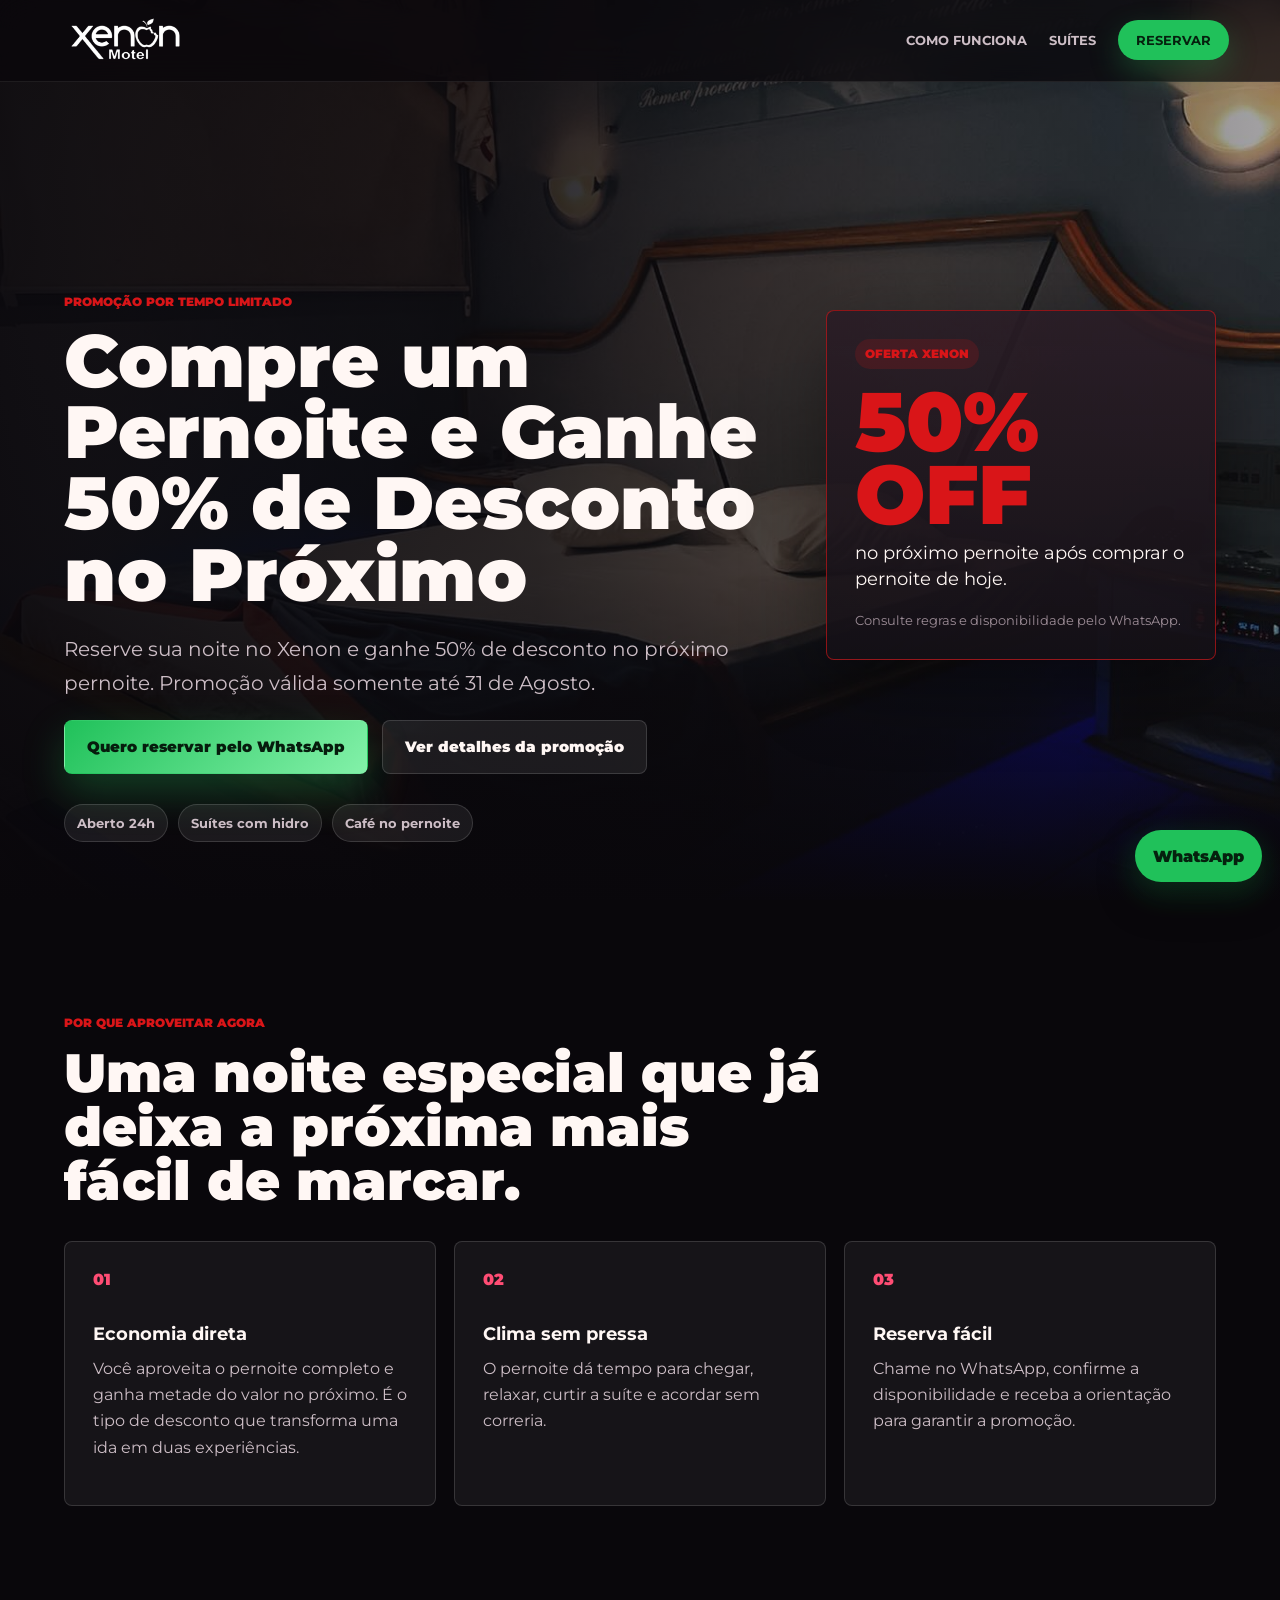
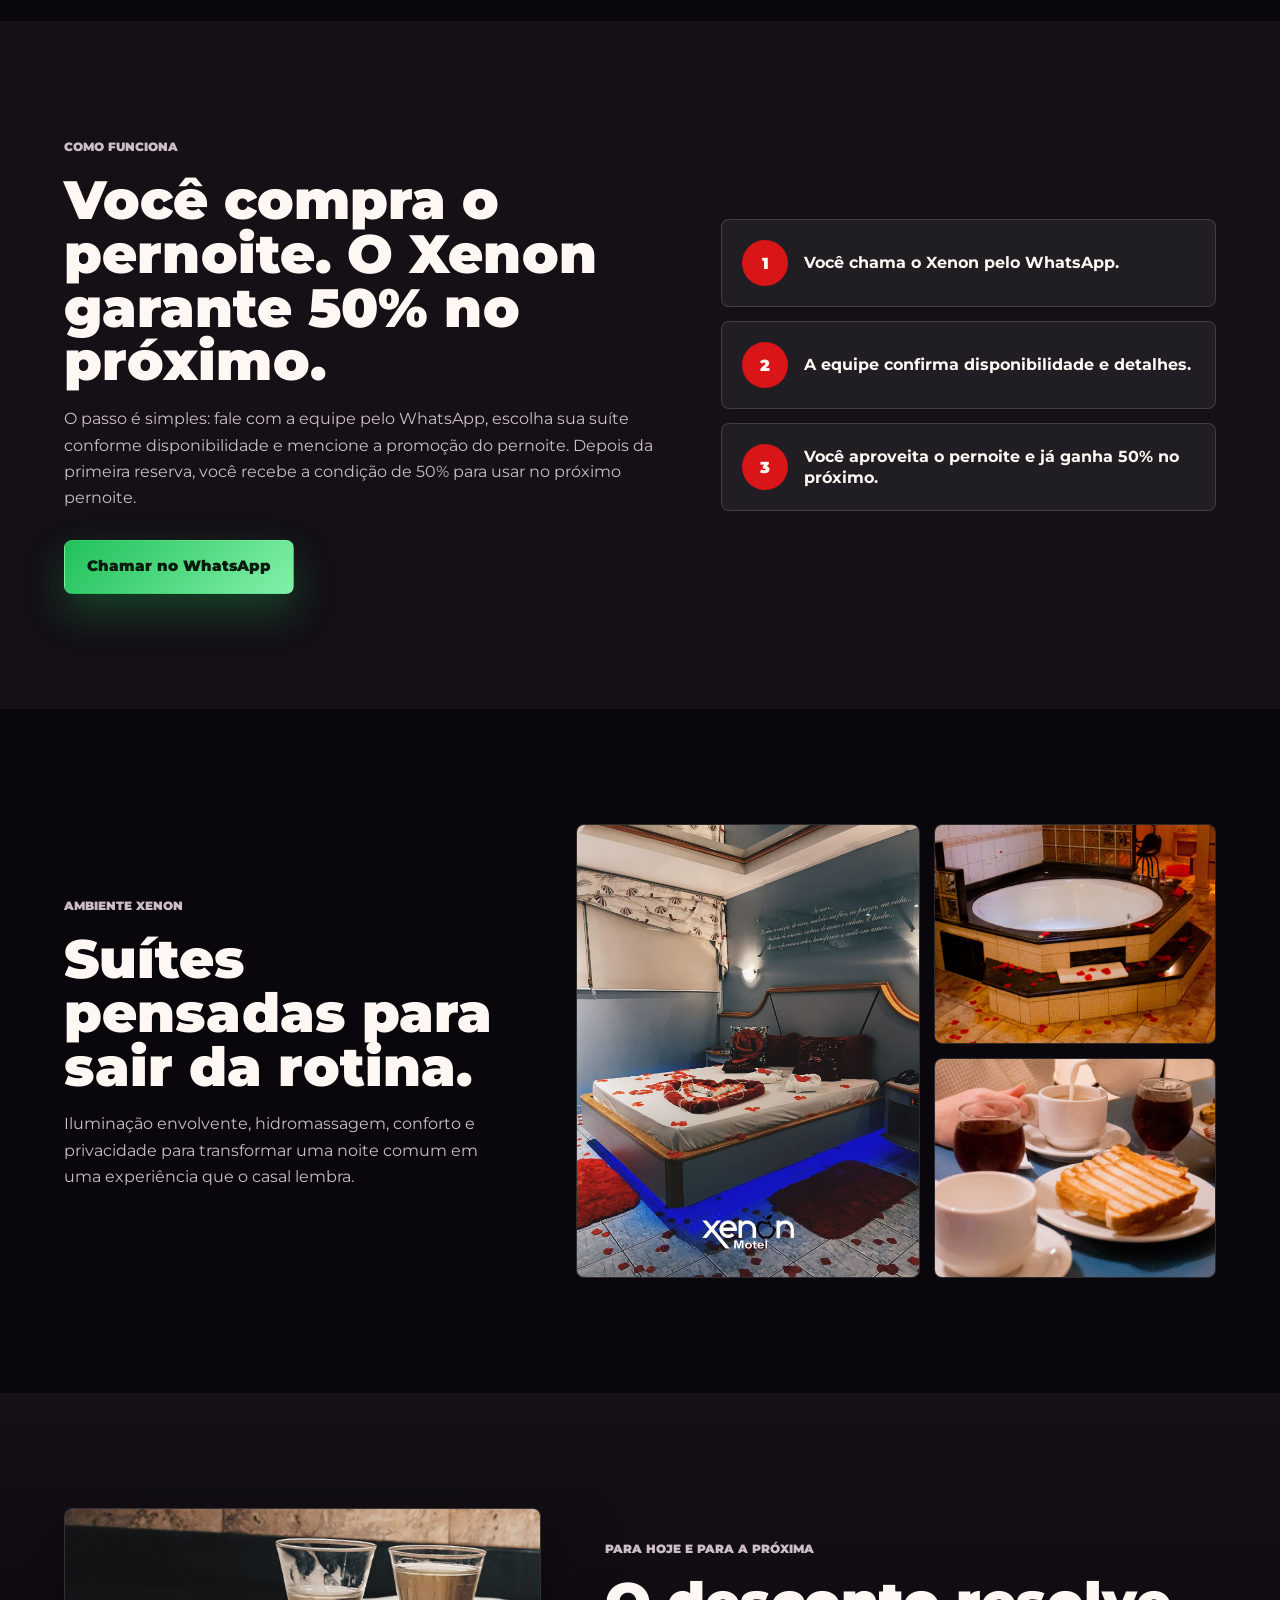
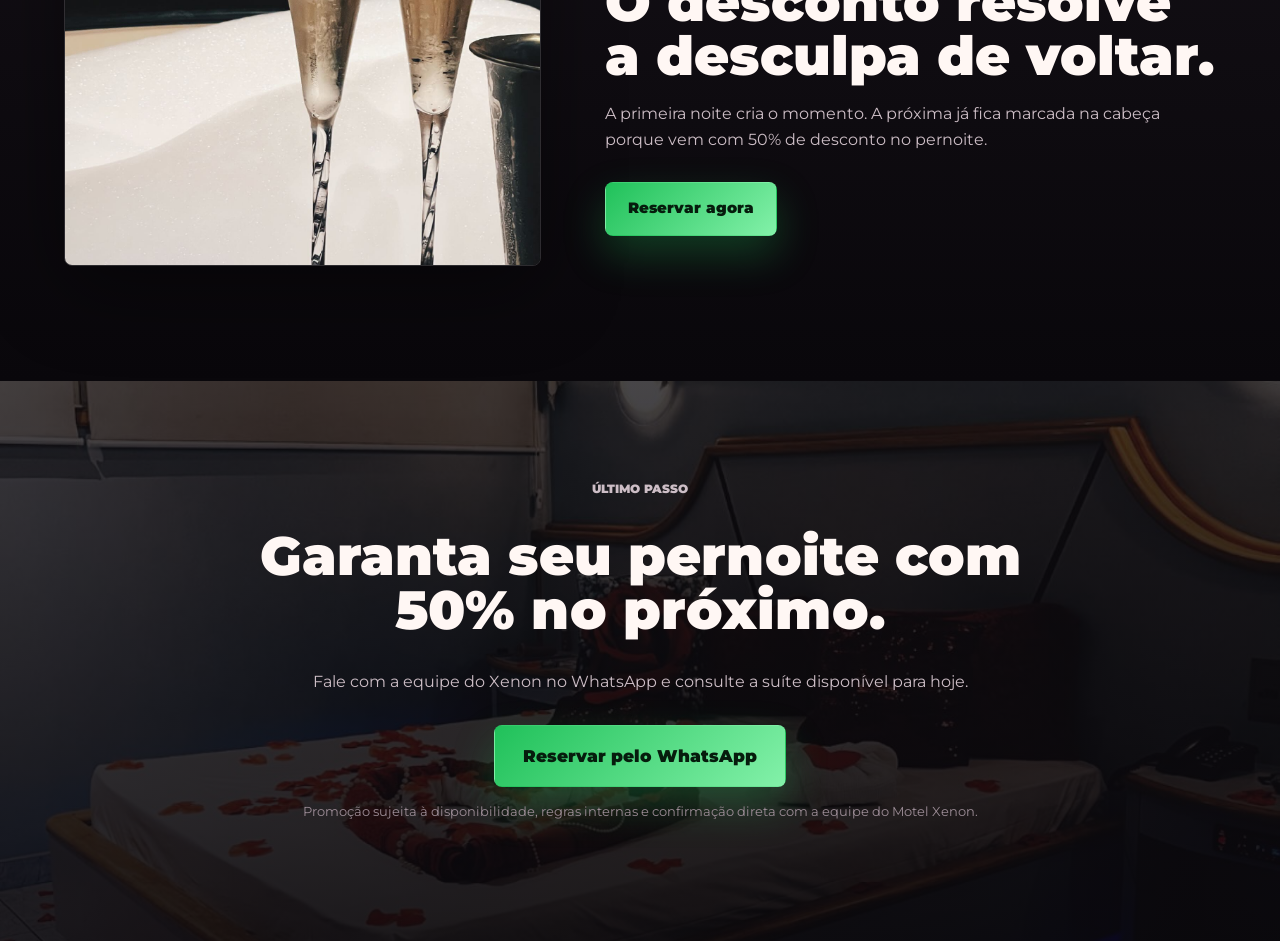
<file: index.html>
<!DOCTYPE html>
<html lang="pt-BR">
<head>
  <meta charset="utf-8">
  <meta name="viewport" content="width=device-width, initial-scale=1">
  <meta name="description" content="Promoção Motel Xenon: compre um pernoite e ganhe 50% de desconto no próximo. Reserve pelo WhatsApp e viva uma noite especial em Criciúma.">
  <meta name="theme-color" content="#09070b">
  <meta property="og:title" content="Compre um Pernoite e Ganhe 50% de Desconto no Próximo | Motel Xenon">
  <meta property="og:description" content="Uma noite completa hoje e metade do próximo pernoite já garantida. Chame no WhatsApp e reserve.">
  <meta property="og:type" content="website">
  <meta property="og:image" content="assets/suite-hidro-petalas.jpg">
  <meta name="twitter:card" content="summary_large_image">
  <title>Compre um Pernoite e Ganhe 50% de Desconto no Próximo | Motel Xenon</title>
  <link rel="icon" href="assets/favicon.png" type="image/png">
  <link rel="preconnect" href="https://fonts.googleapis.com">
  <link rel="preconnect" href="https://fonts.gstatic.com" crossorigin>
  <link href="https://fonts.googleapis.com/css2?family=Montserrat:wght@400;500;600;700;800;900&display=swap" rel="stylesheet">
  <link rel="stylesheet" href="styles.css">
  <script async src="https://www.googletagmanager.com/gtag/js?id=AW-17435400574"></script>
  <script>
    window.dataLayer = window.dataLayer || [];
    function gtag(){dataLayer.push(arguments);}
    gtag('js', new Date());
    gtag('config', 'AW-17435400574');
    gtag('config', 'G-7B7G22EGDY');
    function gtag_report_conversion(url) {
      var callback = function () {
        if (typeof url !== 'undefined') window.location = url;
      };
      gtag('event', 'conversion', {
        send_to: 'AW-17435400574/kArdCMPH8MobEP6y7PlA',
        value: 1.0,
        currency: 'BRL',
        event_callback: callback
      });
      return false;
    }
  </script>
  <script>
    (function(c,l,a,r,i,t,y){
      c[a]=c[a]||function(){(c[a].q=c[a].q||[]).push(arguments)};
      t=l.createElement(r);t.async=1;t.src="https://www.clarity.ms/tag/"+i;
      y=l.getElementsByTagName(r)[0];y.parentNode.insertBefore(t,y);
    })(window, document, "clarity", "script", "ufylh2txkm");
  </script>
</head>
<body>
  <header class="site-header" aria-label="Topo">
    <a class="brand" href="#topo" aria-label="Motel Xenon">
      <img src="assets/logo.png" alt="Motel Xenon" width="174" height="54">
    </a>
    <nav class="header-actions" aria-label="Ações principais">
      <a href="#como-funciona">Como funciona</a>
      <a href="#suites">Suítes</a>
      <a class="header-whatsapp js-whatsapp" href="#" data-source="header">Reservar</a>
    </nav>
  </header>

  <main id="topo">
    <section class="hero" aria-labelledby="hero-title">
      <div class="hero-media" aria-hidden="true">
        <img src="assets/suite-cama-luz-azul.jpg" alt="" fetchpriority="high">
      </div>
      <div class="hero-shade" aria-hidden="true"></div>
      <div class="hero-content">
        <p class="eyebrow">Promoção por tempo limitado</p>
        <h1 id="hero-title">Compre um Pernoite e Ganhe 50% de Desconto no Próximo</h1>
        <p class="hero-lead">Reserve sua noite no Xenon e ganhe 50% de desconto no próximo pernoite. Promoção válida somente até 31 de Agosto.</p>
        <div class="hero-ctas">
          <a class="btn btn-primary js-whatsapp" href="#" data-source="hero">Quero reservar pelo WhatsApp</a>
          <a class="btn btn-secondary" href="#beneficios">Ver detalhes da promoção</a>
        </div>
        <div class="trust-row" aria-label="Diferenciais do Motel Xenon">
          <span>Aberto 24h</span>
          <span>Suítes com hidro</span>
          <span>Café no pernoite</span>
        </div>
      </div>
      <aside class="offer-card" aria-label="Resumo da oferta">
        <span class="offer-tag">Oferta Xenon</span>
        <strong>50% OFF</strong>
        <p>no próximo pernoite após comprar o pernoite de hoje.</p>
        <small>Consulte regras e disponibilidade pelo WhatsApp.</small>
      </aside>
    </section>

    <section class="section intro" id="beneficios">
      <div class="section-heading">
        <p class="eyebrow">Por que aproveitar agora</p>
        <h2>Uma noite especial que já deixa a próxima mais fácil de marcar.</h2>
      </div>
      <div class="benefit-grid">
        <article>
          <span>01</span>
          <h3>Economia direta</h3>
          <p>Você aproveita o pernoite completo e ganha metade do valor no próximo. É o tipo de desconto que transforma uma ida em duas experiências.</p>
        </article>
        <article>
          <span>02</span>
          <h3>Clima sem pressa</h3>
          <p>O pernoite dá tempo para chegar, relaxar, curtir a suíte e acordar sem correria.</p>
        </article>
        <article>
          <span>03</span>
          <h3>Reserva fácil</h3>
          <p>Chame no WhatsApp, confirme a disponibilidade e receba a orientação para garantir a promoção.</p>
        </article>
      </div>
    </section>

    <section class="split section" id="como-funciona">
      <div class="split-copy">
        <p class="eyebrow">Como funciona</p>
        <h2>Você compra o pernoite. O Xenon garante 50% no próximo.</h2>
        <p>O passo é simples: fale com a equipe pelo WhatsApp, escolha sua suíte conforme disponibilidade e mencione a promoção do pernoite. Depois da primeira reserva, você recebe a condição de 50% para usar no próximo pernoite.</p>
        <a class="btn btn-primary js-whatsapp" href="#" data-source="como-funciona">Chamar no WhatsApp</a>
      </div>
      <div class="steps">
        <div class="step">
          <span>1</span>
          <p>Você chama o Xenon pelo WhatsApp.</p>
        </div>
        <div class="step">
          <span>2</span>
          <p>A equipe confirma disponibilidade e detalhes.</p>
        </div>
        <div class="step">
          <span>3</span>
          <p>Você aproveita o pernoite e já ganha 50% no próximo.</p>
        </div>
      </div>
    </section>

    <section class="suite-band" id="suites" aria-labelledby="suite-title">
      <div class="suite-copy">
        <p class="eyebrow">Ambiente Xenon</p>
        <h2 id="suite-title">Suítes pensadas para sair da rotina.</h2>
        <p>Iluminação envolvente, hidromassagem, conforto e privacidade para transformar uma noite comum em uma experiência que o casal lembra.</p>
      </div>
      <div class="suite-gallery">
        <img src="assets/suite-hidro-petalas.jpg" alt="Suíte com hidromassagem e pétalas" loading="lazy">
        <img src="assets/suite-hidro-grande.jpg" alt="Hidromassagem ampla em suíte do Motel Xenon" loading="lazy">
        <img src="assets/cafe-da-manha.jpg" alt="Café da manhã do pernoite" loading="lazy">
      </div>
    </section>

    <section class="section proof">
      <div class="proof-card">
        <img src="assets/tacas-espumante.jpg" alt="Taças em ambiente romântico" loading="lazy">
        <div>
          <p class="eyebrow">Para hoje e para a próxima</p>
          <h2>O desconto resolve a desculpa de voltar.</h2>
          <p>A primeira noite cria o momento. A próxima já fica marcada na cabeça porque vem com 50% de desconto no pernoite.</p>
          <a class="btn btn-primary js-whatsapp" href="#" data-source="prova">Reservar agora</a>
        </div>
      </div>
    </section>

    <section class="final-cta" aria-labelledby="final-title">
      <p class="eyebrow">Último passo</p>
      <h2 id="final-title">Garanta seu pernoite com 50% no próximo.</h2>
      <p>Fale com a equipe do Xenon no WhatsApp e consulte a suíte disponível para hoje.</p>
      <a class="btn btn-primary btn-large js-whatsapp" href="#" data-source="final">Reservar pelo WhatsApp</a>
      <small>Promoção sujeita à disponibilidade, regras internas e confirmação direta com a equipe do Motel Xenon.</small>
    </section>
  </main>

  <a class="floating-whatsapp js-whatsapp" href="#" data-source="floating" aria-label="Reservar pelo WhatsApp">
    <span>WhatsApp</span>
  </a>

  <script type="application/ld+json">
    {
      "@context": "https://schema.org",
      "@type": "LodgingBusiness",
      "name": "Motel Xenon",
      "url": "https://www.xenonmotel.com.br/",
      "telephone": "+55 48 8468-8350",
      "address": {
        "@type": "PostalAddress",
        "addressLocality": "Criciúma",
        "addressRegion": "SC",
        "addressCountry": "BR"
      }
    }
  </script>
  <script src="script.js"></script>
</body>
</html>
</file>
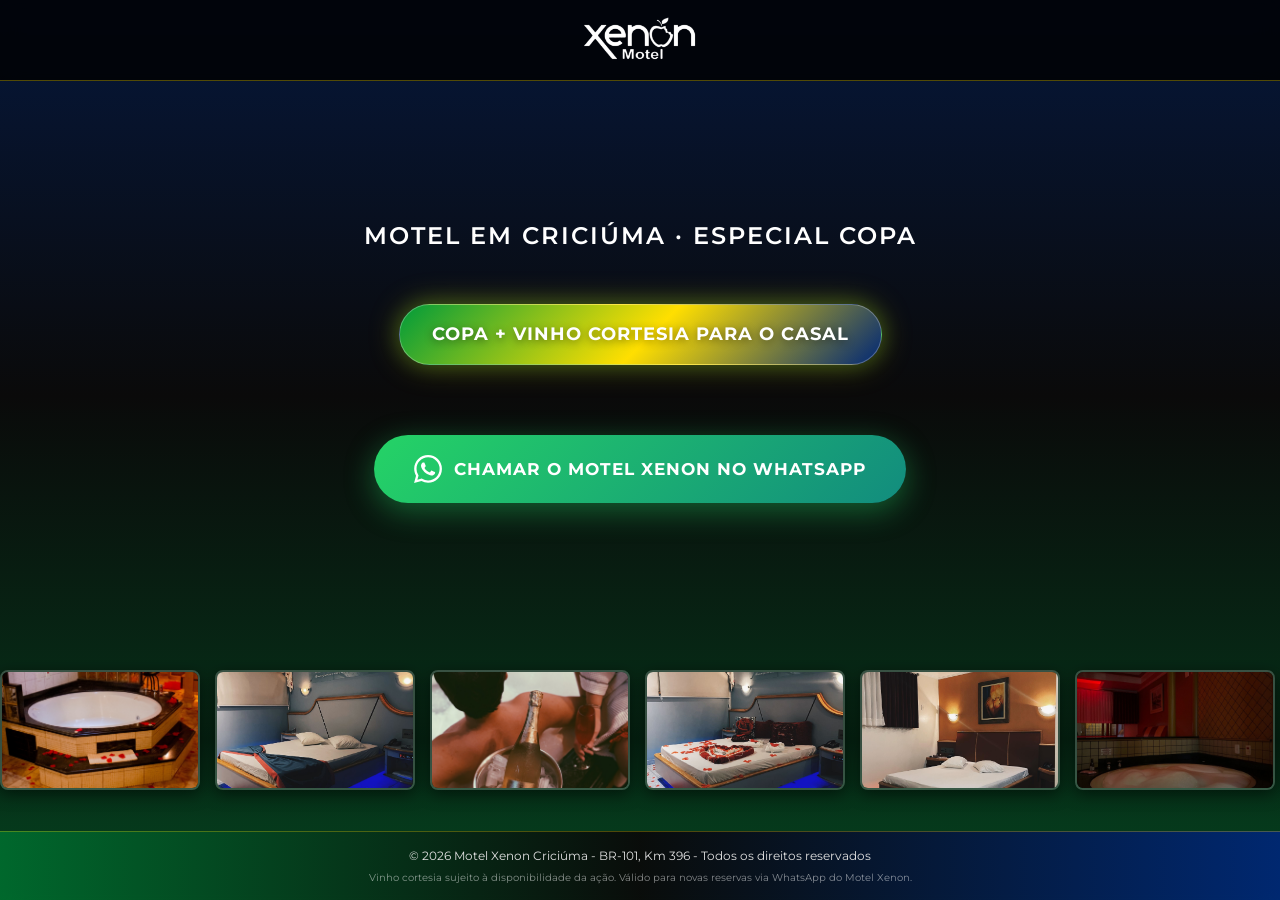
<file: copa-vinho/index.html>
<!DOCTYPE html>
<html lang="pt-BR">
<head>
    <meta charset="UTF-8">
    <meta name="viewport" content="width=device-width, initial-scale=1.0, maximum-scale=5.0">
    <meta name="description" content="Campanha especial de Copa no Motel Xenon Criciúma: suíte para casal, clima de jogo e vinho cortesia. Reserve pelo WhatsApp do Motel Xenon.">
    <meta name="keywords" content="motel copa criciúma, motel jogo do brasil criciúma, motel com vinho criciúma, motel xenon, promoção motel criciúma">
    <meta name="theme-color" content="#009B3A">
    <meta http-equiv="X-UA-Compatible" content="IE=edge">
    
    <!-- DNS Prefetch para recursos externos -->
    <link rel="dns-prefetch" href="//www.googletagmanager.com">
    <link rel="dns-prefetch" href="//www.clarity.ms">
    <link rel="dns-prefetch" href="//fonts.googleapis.com">
    <link rel="dns-prefetch" href="//fonts.gstatic.com">
    
    <!-- Preconnect para recursos críticos -->
    <link rel="preconnect" href="https://fonts.googleapis.com">
    <link rel="preconnect" href="https://fonts.gstatic.com" crossorigin>
    
    <!-- Preload critical resources -->
    <link rel="preload" href="css/style.css" as="style">
    <link rel="preload" href="images/logo.png" as="image" type="image/png">
    
    <title>Copa com vinho cortesia | Motel Xenon Criciúma</title>
    
    <!-- Favicon -->
    <link rel="icon" type="image/png" href="images/favicon.png">
    <link rel="apple-touch-icon" href="images/favicon.png">
    
    <!-- Google Fonts - optimized with font-display:swap -->
    <link href="https://fonts.googleapis.com/css2?family=Montserrat:wght@600;700;900&display=swap" rel="stylesheet" media="print" onload="this.media='all'">
    <noscript><link href="https://fonts.googleapis.com/css2?family=Montserrat:wght@600;700;900&display=swap" rel="stylesheet"></noscript>
    
    <!-- Critical CSS inline - Above the fold -->
    <style>
        *{margin:0;padding:0;box-sizing:border-box}
        body{font-family:Montserrat,-apple-system,BlinkMacSystemFont,sans-serif;background:#0a0a0a;overflow-x:hidden;height:100vh}
        .header{position:fixed;top:0;left:0;width:100%;z-index:1000;background:rgba(0,0,0,.8);backdrop-filter:blur(10px);padding:15px 0;border-bottom:1px solid rgba(255,223,0,.32);min-height:80px}
        .header .container{display:flex;justify-content:center;align-items:center;min-height:50px;max-width:1200px;margin:0 auto;padding:0 20px}
        .logo{height:auto;max-height:50px;width:auto}
        .hero{position:relative;height:100vh;display:flex;align-items:center;justify-content:center;overflow:hidden}
        .hero-background{position:absolute;top:0;left:0;width:100%;height:100%;z-index:1}
        .hero-video{width:100%;height:100%;object-fit:cover;object-position:center}
        .hero-overlay{position:absolute;top:0;left:0;width:100%;height:100%;background:linear-gradient(180deg,rgba(0,39,118,.45) 0%,rgba(10,10,10,.56) 44%,rgba(0,107,46,.56) 100%)}
        .hero-content{position:relative;z-index:10;text-align:center;padding:0 20px;max-width:800px;margin:0 auto;margin-top:120px;margin-bottom:200px;padding-bottom:80px}
        .cta-button{display:inline-flex;align-items:center;gap:12px;background:linear-gradient(135deg,#25d366,#128c7e);color:#fff;font-family:inherit;font-size:clamp(1.6rem,2vw,2rem);font-weight:700;padding:20px 40px;border:none;border-radius:50px;cursor:pointer;box-shadow:0 8px 30px rgba(37,211,102,.4);text-transform:uppercase;letter-spacing:1px;margin-top:20px;margin-bottom:60px;min-height:60px;transition:transform .3s,box-shadow .3s}
        .cta-button:hover{transform:translateY(-3px);box-shadow:0 12px 40px rgba(37,211,102,.6)}
    </style>
    
    <!-- Non-blocking CSS -->
    <link rel="stylesheet" href="css/style.css" media="print" onload="this.media='all'">
    <noscript><link rel="stylesheet" href="css/style.css"></noscript>
    
    <!-- Google tag (gtag.js) - Deferred loading for performance -->
    <script>
      // DataLayer e gtag disponíveis imediatamente
      window.dataLayer = window.dataLayer || [];
      function gtag(){dataLayer.push(arguments);}

      gtag('consent', 'default', {
        'ad_storage': 'granted',
        'ad_user_data': 'granted',
        'ad_personalization': 'granted',
        'analytics_storage': 'granted'
      });
      
      // Conversão de Contato WPP LP PROMO
      function gtag_report_conversion_wpp(url) {
        var callback = function () {
          if (typeof(url) != 'undefined') {
            window.location = url;
          }
        };
        gtag('event', 'conversion', {
            'send_to': 'AW-17435400574/HY3-CKSZ8_UbEP6y7PlA',
            'value': 1.0,
            'currency': 'BRL',
            'event_callback': callback
        });
        return false;
      }
      
      // Carregar gtag após interação do usuário ou após 2 segundos (performance)
      function loadGtag() {
        if (window.gtagLoaded) return;
        window.gtagLoaded = true;
        var s = document.createElement('script');
        s.src = 'https://www.googletagmanager.com/gtag/js?id=AW-17435400574';
        s.async = true;
        s.onload = function() {
          gtag('js', new Date());
          gtag('config', 'AW-17435400574');
          gtag('config', 'G-7B7G22EGDY');
        };
        document.head.appendChild(s);
      }
      
      // Carregar após interação ou timeout
      ['scroll','click','touchstart','mousemove'].forEach(function(evt) {
        window.addEventListener(evt, loadGtag, {once: true, passive: true});
      });
      setTimeout(loadGtag, 2000);
    </script>
    
    <!-- Microsoft Clarity - Deferred for performance -->
    <script>
      window.addEventListener('load', function() {
        setTimeout(function() {
          (function(c,l,a,r,i,t,y){
              c[a]=c[a]||function(){(c[a].q=c[a].q||[]).push(arguments)};
              t=l.createElement(r);t.async=1;t.src="https://www.clarity.ms/tag/"+i;
              y=l.getElementsByTagName(r)[0];y.parentNode.insertBefore(t,y);
          })(window, document, "clarity", "script", "ufylh2txkm");
        }, 1500);
      });
    </script>
</head>
<body>

    <!-- HEADER -->
    <header class="header">
        <div class="container">
            <img src="images/logo.png" alt="Motel Xenon" class="logo" width="180" height="54" loading="eager" fetchpriority="high">
        </div>
    </header>

    <!-- HERO SECTION -->
    <main class="hero">
        <div class="hero-background">
            <video autoplay muted loop playsinline class="hero-video" preload="metadata" poster="[data-uri]">
                <source src="rsc/videomotel.mp4" type="video/mp4">
            </video>
            <div class="hero-overlay"></div>
        </div>

        <!-- MARQUEE GALERIA DE FOTOS -->
        <div class="hero-marquee-container">
            <div class="hero-marquee">
                <div class="hero-marquee-track">
                    <img src="images/suite-hidro-grande.jpg" alt="Suíte com Hidromassagem" loading="lazy" width="200" height="120" decoding="async">
                    <img src="images/suite-cama-luz-azul.jpg" alt="Suíte Luxuosa" loading="lazy" width="200" height="120" decoding="async">
                    <img src="images/casal-hidro2.jpg" alt="Casal Relaxando" loading="lazy" width="200" height="120" decoding="async">
                    <img src="images/suite-hidro-petalas.jpg" alt="Hidromassagem Romântica" loading="lazy" width="200" height="120" decoding="async">
                    <img src="images/suite-cama-luz-teto.jpg" alt="Suíte com Iluminação" loading="lazy" width="200" height="120" decoding="async">
                    <img src="images/suite-hidro-vermelha.jpg" alt="Hidromassagem Vermelha" loading="lazy" width="200" height="120" decoding="async">
                    <img src="images/suite-luz-azul2.jpg" alt="Suíte Azul" loading="lazy" width="200" height="120" decoding="async">
                    <img src="images/cafe-da-manha.jpg" alt="Café da Manhã" loading="lazy" width="200" height="120" decoding="async">
                    <img src="images/suite-cama-madeira.jpg" alt="Suíte Moderna" loading="lazy" width="200" height="120" decoding="async">
                    <img src="images/suite-hidro-decoracao.jpg" alt="Decoração Romântica" loading="lazy" width="200" height="120" decoding="async">
                    <img src="images/suite-cama-luz-ambiente.jpg" alt="Ambiente Aconchegante" loading="lazy" width="200" height="120" decoding="async">
                    <img src="images/suite-hidro-mesa.jpg" alt="Suíte Completa" loading="lazy" width="200" height="120" decoding="async">
                    <img src="images/espumante-gelo.jpg" alt="Espumante Gelado" loading="lazy" width="200" height="120" decoding="async">
                    <img src="images/suite-luz-azul.jpg" alt="Iluminação Ambiente" loading="lazy" width="200" height="120" decoding="async">
                    <img src="images/suite-cama-luz-teto2.jpg" alt="Suíte Premium" loading="lazy" width="200" height="120" decoding="async">
                    <img src="images/tacas-espumante.jpg" alt="Taças de Espumante" loading="lazy" width="200" height="120" decoding="async">
                    <img src="images/suite-hidro-mulher.jpg" alt="Relaxamento Total" loading="lazy" width="200" height="120" decoding="async">
                    <img src="images/suite-mesa-tv.jpg" alt="Conforto Completo" loading="lazy" width="200" height="120" decoding="async">
                    <img src="images/banheiro-hidro.jpg" alt="Banheiro Luxuoso" loading="lazy" width="200" height="120" decoding="async">
                    <img src="images/suite-cama-luz-verde.jpg" alt="Suíte Verde" loading="lazy" width="200" height="120" decoding="async">
                </div>
                <!-- Duplicar para loop contínuo -->
                <div class="hero-marquee-track" aria-hidden="true">
                    <img src="images/suite-hidro-grande.jpg" alt="" loading="lazy" width="200" height="120" decoding="async">
                    <img src="images/suite-cama-luz-azul.jpg" alt="" loading="lazy" width="200" height="120" decoding="async">
                    <img src="images/casal-hidro2.jpg" alt="" loading="lazy" width="200" height="120" decoding="async">
                    <img src="images/suite-hidro-petalas.jpg" alt="" loading="lazy" width="200" height="120" decoding="async">
                    <img src="images/suite-cama-luz-teto.jpg" alt="" loading="lazy" width="200" height="120" decoding="async">
                    <img src="images/suite-hidro-vermelha.jpg" alt="" loading="lazy" width="200" height="120" decoding="async">
                    <img src="images/suite-luz-azul2.jpg" alt="" loading="lazy" width="200" height="120" decoding="async">
                    <img src="images/cafe-da-manha.jpg" alt="" loading="lazy" width="200" height="120" decoding="async">
                    <img src="images/suite-cama-madeira.jpg" alt="" loading="lazy" width="200" height="120" decoding="async">
                    <img src="images/suite-hidro-decoracao.jpg" alt="" loading="lazy" width="200" height="120" decoding="async">
                    <img src="images/suite-cama-luz-ambiente.jpg" alt="" loading="lazy" width="200" height="120" decoding="async">
                    <img src="images/suite-hidro-mesa.jpg" alt="" loading="lazy" width="200" height="120" decoding="async">
                    <img src="images/espumante-gelo.jpg" alt="" loading="lazy" width="200" height="120" decoding="async">
                    <img src="images/suite-luz-azul.jpg" alt="" loading="lazy" width="200" height="120" decoding="async">
                    <img src="images/suite-cama-luz-teto2.jpg" alt="" loading="lazy" width="200" height="120" decoding="async">
                    <img src="images/tacas-espumante.jpg" alt="" loading="lazy" width="200" height="120" decoding="async">
                    <img src="images/suite-hidro-mulher.jpg" alt="" loading="lazy" width="200" height="120" decoding="async">
                    <img src="images/suite-mesa-tv.jpg" alt="" loading="lazy" width="200" height="120" decoding="async">
                    <img src="images/banheiro-hidro.jpg" alt="" loading="lazy" width="200" height="120" decoding="async">
                    <img src="images/suite-cama-luz-verde.jpg" alt="" loading="lazy" width="200" height="120" decoding="async">
                </div>
            </div>
        </div>

        <div class="hero-content">
            <p class="hero-location animate-fade-in">Motel em Criciúma · Especial Copa</p>
            
            <div class="voucher-badge animate-fade-in delay-1">
                <span class="voucher-text">Copa + vinho cortesia para o casal</span>
            </div>

            <button class="cta-button animate-bounce delay-2" onclick="redirectToWhatsApp()">
                <svg class="whatsapp-icon" viewBox="0 0 24 24" fill="currentColor" width="28" height="28">
                    <path d="M17.472 14.382c-.297-.149-1.758-.867-2.03-.967-.273-.099-.471-.148-.67.15-.197.297-.767.966-.94 1.164-.173.199-.347.223-.644.075-.297-.15-1.255-.463-2.39-1.475-.883-.788-1.48-1.761-1.653-2.059-.173-.297-.018-.458.13-.606.134-.133.298-.347.446-.52.149-.174.198-.298.298-.497.099-.198.05-.371-.025-.52-.075-.149-.669-1.612-.916-2.207-.242-.579-.487-.5-.669-.51-.173-.008-.371-.01-.57-.01-.198 0-.52.074-.792.372-.272.297-1.04 1.016-1.04 2.479 0 1.462 1.065 2.875 1.213 3.074.149.198 2.096 3.2 5.077 4.487.709.306 1.262.489 1.694.625.712.227 1.36.195 1.871.118.571-.085 1.758-.719 2.006-1.413.248-.694.248-1.289.173-1.413-.074-.124-.272-.198-.57-.347m-5.421 7.403h-.004a9.87 9.87 0 01-5.031-1.378l-.361-.214-3.741.982.998-3.648-.235-.374a9.86 9.86 0 01-1.51-5.26c.001-5.45 4.436-9.884 9.888-9.884 2.64 0 5.122 1.03 6.988 2.898a9.825 9.825 0 012.893 6.994c-.003 5.45-4.437 9.884-9.885 9.884m8.413-18.297A11.815 11.815 0 0012.05 0C5.495 0 .16 5.335.157 11.892c0 2.096.547 4.142 1.588 5.945L.057 24l6.305-1.654a11.882 11.882 0 005.683 1.448h.005c6.554 0 11.89-5.335 11.893-11.893a11.821 11.821 0 00-3.48-8.413z"/>
                </svg>
                <span>Chamar o Motel Xenon no WhatsApp</span>
            </button>
        </div>
    </main>

    <!-- FOOTER -->
    <footer class="footer">
        <div class="container">
            <p class="footer-text">
                © 2026 Motel Xenon Criciúma - BR-101, Km 396 - Todos os direitos reservados
            </p>
            <p class="footer-small">
                Vinho cortesia sujeito à disponibilidade da ação. Válido para novas reservas via WhatsApp do Motel Xenon.
            </p>
        </div>
    </footer>

    <!-- Script carregado no final para não bloquear o render -->
    <script src="js/script.js" defer></script>
</body>
</html>
</file>
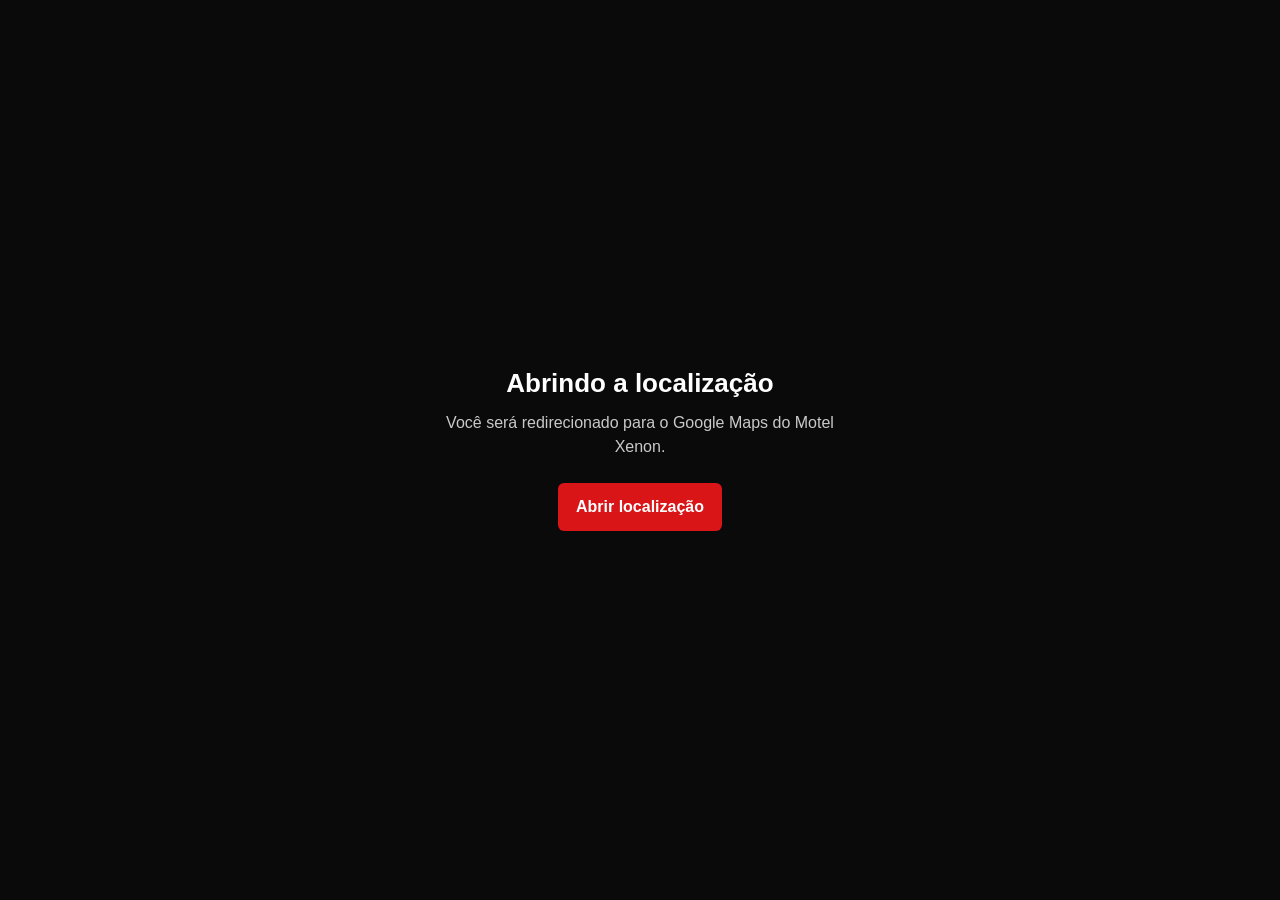
<file: links/localizacao/index.html>
<!DOCTYPE html>
<html lang="pt-BR">
<head>
  <meta charset="UTF-8">
  <meta name="viewport" content="width=device-width, initial-scale=1.0">
  <meta name="robots" content="noindex, nofollow">
  <meta name="theme-color" content="#D91518">
  <title>Localização | Motel Xenon</title>
  <script async src="https://www.googletagmanager.com/gtag/js?id=AW-17435400574"></script>
  <script>
    window.dataLayer = window.dataLayer || [];
    function gtag(){dataLayer.push(arguments);}

    const destination = 'https://maps.app.goo.gl/tnuxYXM93hYccXRR7';
    const fallbackDelay = 1200;

    gtag('js', new Date());
    gtag('config', 'AW-17435400574');
    gtag('config', 'G-7B7G22EGDY');
    gtag('event', 'click_link_localizacao', {
      event_category: 'whatsapp_atendimento',
      event_label: 'localizacao_google_maps',
      link_destino: destination,
      origem_link: 'sla_atendimento_whatsapp',
      transport_type: 'beacon',
      event_callback: function () {
        window.location.href = destination;
      }
    });

    window.setTimeout(function () {
      window.location.href = destination;
    }, fallbackDelay);
  </script>
  <style>
    :root {
      color-scheme: dark;
      --bg: #0a0a0a;
      --fg: #ffffff;
      --muted: #c9c9c9;
      --brand: #d91518;
    }

    * {
      box-sizing: border-box;
    }

    body {
      margin: 0;
      min-height: 100vh;
      display: grid;
      place-items: center;
      background: var(--bg);
      color: var(--fg);
      font-family: Arial, Helvetica, sans-serif;
      padding: 24px;
      text-align: center;
    }

    main {
      width: min(100%, 420px);
    }

    h1 {
      margin: 0 0 12px;
      font-size: 26px;
      line-height: 1.15;
    }

    p {
      margin: 0 0 24px;
      color: var(--muted);
      font-size: 16px;
      line-height: 1.5;
    }

    a {
      display: inline-flex;
      align-items: center;
      justify-content: center;
      min-height: 48px;
      padding: 0 18px;
      border-radius: 6px;
      background: var(--brand);
      color: var(--fg);
      text-decoration: none;
      font-weight: 700;
    }
  </style>
</head>
<body>
  <main>
    <h1>Abrindo a localização</h1>
    <p>Você será redirecionado para o Google Maps do Motel Xenon.</p>
    <a href="https://maps.app.goo.gl/tnuxYXM93hYccXRR7">Abrir localização</a>
  </main>
</body>
</html>
</file>
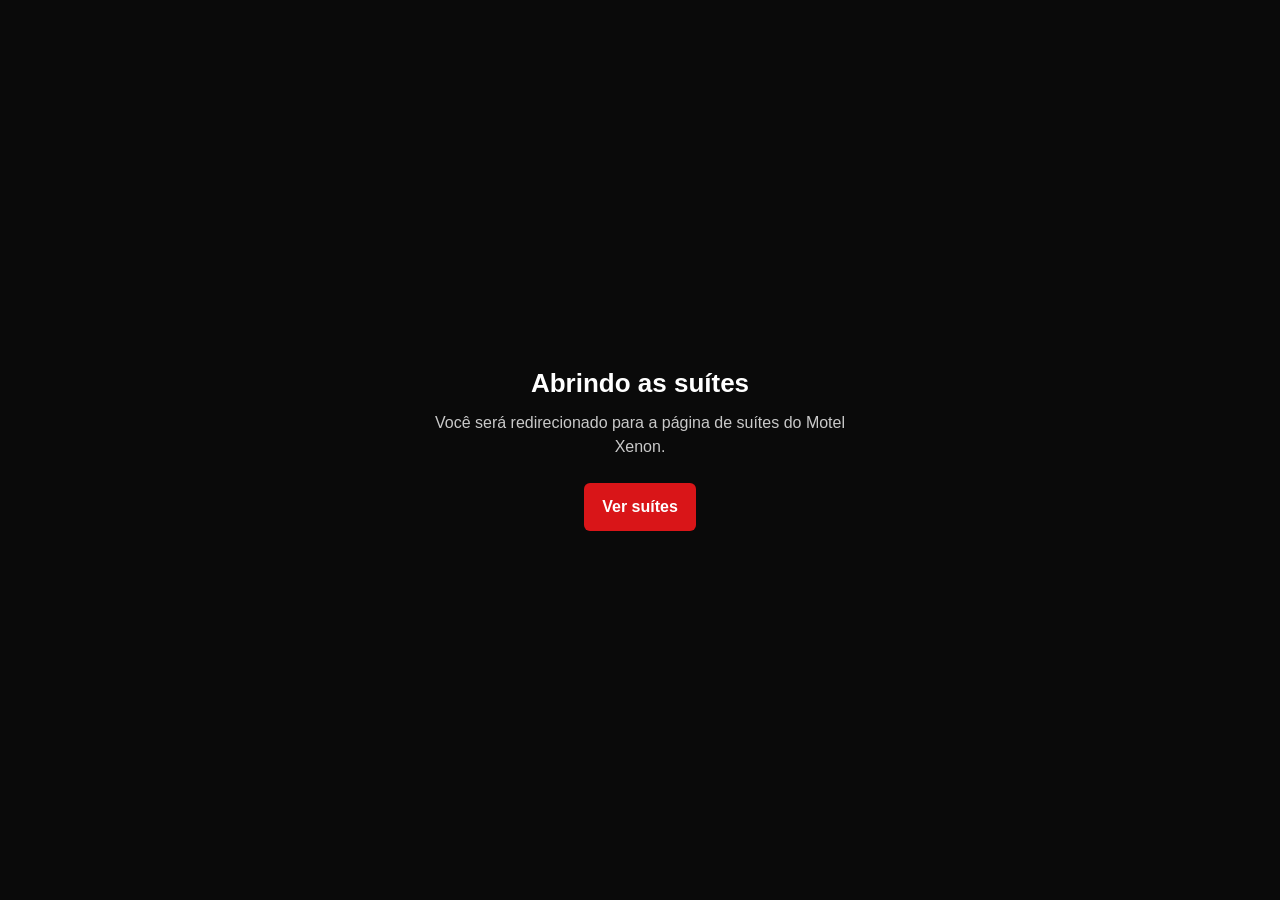
<file: links/suites/index.html>
<!DOCTYPE html>
<html lang="pt-BR">
<head>
  <meta charset="UTF-8">
  <meta name="viewport" content="width=device-width, initial-scale=1.0">
  <meta name="robots" content="noindex, nofollow">
  <meta name="theme-color" content="#D91518">
  <title>Suítes | Motel Xenon</title>
  <script async src="https://www.googletagmanager.com/gtag/js?id=AW-17435400574"></script>
  <script>
    window.dataLayer = window.dataLayer || [];
    function gtag(){dataLayer.push(arguments);}

    const destination = 'https://www.xenonmotel.com.br/suites';
    const fallbackDelay = 1200;

    gtag('js', new Date());
    gtag('config', 'AW-17435400574');
    gtag('config', 'G-7B7G22EGDY');
    gtag('event', 'click_link_suites', {
      event_category: 'whatsapp_atendimento',
      event_label: 'suites_site_institucional',
      link_destino: destination,
      origem_link: 'sla_atendimento_whatsapp',
      transport_type: 'beacon',
      event_callback: function () {
        window.location.href = destination;
      }
    });

    window.setTimeout(function () {
      window.location.href = destination;
    }, fallbackDelay);
  </script>
  <style>
    :root {
      color-scheme: dark;
      --bg: #0a0a0a;
      --fg: #ffffff;
      --muted: #c9c9c9;
      --brand: #d91518;
    }

    * {
      box-sizing: border-box;
    }

    body {
      margin: 0;
      min-height: 100vh;
      display: grid;
      place-items: center;
      background: var(--bg);
      color: var(--fg);
      font-family: Arial, Helvetica, sans-serif;
      padding: 24px;
      text-align: center;
    }

    main {
      width: min(100%, 420px);
    }

    h1 {
      margin: 0 0 12px;
      font-size: 26px;
      line-height: 1.15;
    }

    p {
      margin: 0 0 24px;
      color: var(--muted);
      font-size: 16px;
      line-height: 1.5;
    }

    a {
      display: inline-flex;
      align-items: center;
      justify-content: center;
      min-height: 48px;
      padding: 0 18px;
      border-radius: 6px;
      background: var(--brand);
      color: var(--fg);
      text-decoration: none;
      font-weight: 700;
    }
  </style>
</head>
<body>
  <main>
    <h1>Abrindo as suítes</h1>
    <p>Você será redirecionado para a página de suítes do Motel Xenon.</p>
    <a href="https://www.xenonmotel.com.br/suites">Ver suítes</a>
  </main>
</body>
</html>
</file>
<file: styles.css>
:root {
  --bg: #09070b;
  --bg-soft: #141016;
  --surface: #1e171e;
  --surface-strong: #2a1d26;
  --text: #fff7f4;
  --muted: #cdbec6;
  --muted-2: #9d8d97;
  --line: rgba(255, 255, 255, 0.14);
  --red: #d91518;
  --red-deep: #9f0f13;
  --pink: #ff4d74;
  --gold: #f5c36b;
  --green: #20c15a;
  --shadow: 0 24px 80px rgba(0, 0, 0, 0.42);
}

* {
  box-sizing: border-box;
}

html {
  scroll-behavior: smooth;
}

body {
  margin: 0;
  font-family: "Montserrat", Arial, sans-serif;
  color: var(--text);
  background: var(--bg);
  overflow-x: hidden;
}

body::before {
  content: "";
  position: fixed;
  inset: 0;
  z-index: -1;
  background:
    linear-gradient(120deg, rgba(217, 21, 24, 0.18), transparent 32%),
    radial-gradient(circle at 82% 14%, rgba(245, 195, 107, 0.16), transparent 30%),
    #09070b;
}

a {
  color: inherit;
  text-decoration: none;
}

img {
  display: block;
  max-width: 100%;
}

.site-header {
  position: fixed;
  top: 0;
  left: 0;
  right: 0;
  z-index: 20;
  display: flex;
  align-items: center;
  justify-content: space-between;
  gap: 24px;
  padding: 16px clamp(18px, 4vw, 56px);
  background: rgba(9, 7, 11, 0.7);
  border-bottom: 1px solid rgba(255, 255, 255, 0.08);
  backdrop-filter: blur(18px);
}

.brand img {
  width: 150px;
  height: auto;
}

.header-actions {
  display: flex;
  align-items: center;
  gap: 22px;
  font-size: 0.82rem;
  font-weight: 700;
  text-transform: uppercase;
}

.header-actions a:not(.header-whatsapp) {
  color: var(--muted);
}

.header-whatsapp {
  padding: 12px 18px;
  border-radius: 999px;
  background: var(--green);
  color: #05210e;
  box-shadow: 0 12px 30px rgba(32, 193, 90, 0.25);
}

.hero {
  position: relative;
  min-height: 100svh;
  display: grid;
  grid-template-columns: minmax(0, 1fr) minmax(280px, 390px);
  align-items: end;
  gap: clamp(24px, 4vw, 56px);
  padding: 128px clamp(18px, 5vw, 72px) 58px;
  overflow: hidden;
}

.hero-media,
.hero-shade {
  position: absolute;
  inset: 0;
}

.hero-media img {
  width: 100%;
  height: 100%;
  object-fit: cover;
}

.hero-shade {
  background:
    linear-gradient(90deg, rgba(9, 7, 11, 0.96) 0%, rgba(9, 7, 11, 0.84) 42%, rgba(9, 7, 11, 0.35) 100%),
    linear-gradient(0deg, rgba(9, 7, 11, 0.98) 0%, transparent 36%);
}

.hero-content,
.offer-card {
  position: relative;
  z-index: 2;
}

.hero-content {
  max-width: 860px;
}

.eyebrow {
  margin: 0 0 16px;
  color: var(--red);
  font-size: 0.78rem;
  font-weight: 900;
  letter-spacing: 0;
  text-transform: uppercase;
}

h1,
h2,
h3,
p {
  margin-top: 0;
}

h1 {
  margin-bottom: 22px;
  max-width: 780px;
  font-size: clamp(2.55rem, 5.8vw, 5rem);
  line-height: 0.96;
  font-weight: 900;
}

h2 {
  margin-bottom: 18px;
  font-size: clamp(2rem, 4.2vw, 4.2rem);
  line-height: 1;
  font-weight: 900;
}

h3 {
  margin-bottom: 10px;
  font-size: 1.15rem;
  line-height: 1.2;
}

.hero-lead {
  max-width: 680px;
  color: var(--muted);
  font-size: clamp(1rem, 2vw, 1.28rem);
  line-height: 1.65;
}

.hero-ctas,
.final-cta {
  display: flex;
  flex-wrap: wrap;
  align-items: center;
  gap: 14px;
}

.btn {
  display: inline-flex;
  align-items: center;
  justify-content: center;
  min-height: 54px;
  padding: 15px 22px;
  border: 1px solid transparent;
  border-radius: 8px;
  font-size: 0.95rem;
  font-weight: 900;
  line-height: 1.1;
  text-align: center;
  transition: transform 0.18s ease, box-shadow 0.18s ease, border-color 0.18s ease;
}

.btn:hover {
  transform: translateY(-2px);
}

.btn-primary {
  background: linear-gradient(135deg, var(--green), #83f1a9);
  color: #061c0d;
  box-shadow: 0 18px 42px rgba(32, 193, 90, 0.28);
}

.btn-primary.js-whatsapp {
  animation: whatsappPulse 1.55s ease-in-out infinite;
}

@keyframes whatsappPulse {
  0%,
  100% {
    box-shadow: 0 18px 42px rgba(32, 193, 90, 0.28), 0 0 0 0 rgba(32, 193, 90, 0.42);
  }

  50% {
    box-shadow: 0 18px 42px rgba(32, 193, 90, 0.38), 0 0 0 10px rgba(32, 193, 90, 0);
  }
}

.btn-secondary {
  color: var(--text);
  background: rgba(255, 255, 255, 0.08);
  border-color: var(--line);
}

.btn-large {
  min-height: 62px;
  padding-inline: 28px;
  font-size: 1.05rem;
}

.trust-row {
  display: flex;
  flex-wrap: wrap;
  gap: 10px;
  margin-top: 30px;
}

.trust-row span {
  padding: 10px 12px;
  border: 1px solid var(--line);
  border-radius: 999px;
  background: rgba(255, 255, 255, 0.07);
  color: var(--muted);
  font-size: 0.82rem;
  font-weight: 700;
}

.offer-card {
  align-self: center;
  padding: 28px;
  border: 1px solid rgba(217, 21, 24, 0.62);
  border-radius: 8px;
  background: linear-gradient(180deg, rgba(42, 29, 38, 0.92), rgba(20, 16, 22, 0.9));
  box-shadow: var(--shadow);
}

.offer-tag {
  display: inline-flex;
  margin-bottom: 16px;
  padding: 8px 10px;
  border-radius: 999px;
  background: rgba(217, 21, 24, 0.16);
  color: var(--red);
  font-size: 0.72rem;
  font-weight: 900;
  text-transform: uppercase;
}

.offer-card strong {
  display: block;
  margin-bottom: 8px;
  color: var(--red);
  font-size: clamp(3.4rem, 8vw, 5.2rem);
  line-height: 0.88;
  font-weight: 900;
}

.offer-card p {
  color: var(--text);
  font-size: 1.1rem;
  line-height: 1.5;
}

.offer-card small,
.final-cta small {
  color: var(--muted-2);
  line-height: 1.55;
}

.section {
  padding: clamp(72px, 9vw, 128px) clamp(18px, 5vw, 72px);
}

.section-heading {
  max-width: 760px;
  margin-bottom: 34px;
}

.benefit-grid {
  display: grid;
  grid-template-columns: repeat(3, minmax(0, 1fr));
  gap: 18px;
}

.benefit-grid article {
  min-height: 260px;
  padding: 28px;
  border: 1px solid var(--line);
  border-radius: 8px;
  background: rgba(255, 255, 255, 0.055);
}

.benefit-grid span {
  display: block;
  margin-bottom: 34px;
  color: var(--pink);
  font-weight: 900;
}

.benefit-grid p,
.split-copy p,
.suite-copy p,
.proof-card p,
.final-cta p {
  color: var(--muted);
  line-height: 1.65;
}

.split {
  display: grid;
  grid-template-columns: minmax(0, 0.9fr) minmax(280px, 0.75fr);
  gap: clamp(28px, 5vw, 76px);
  align-items: center;
  background: var(--bg-soft);
}

.split-copy {
  max-width: 680px;
}

.split-copy .btn {
  margin-top: 12px;
}

.steps {
  display: grid;
  gap: 14px;
}

.step {
  display: grid;
  grid-template-columns: 46px 1fr;
  gap: 16px;
  align-items: center;
  padding: 20px;
  border: 1px solid var(--line);
  border-radius: 8px;
  background: rgba(255, 255, 255, 0.06);
}

.step span {
  display: grid;
  width: 46px;
  height: 46px;
  place-items: center;
  border-radius: 50%;
  background: var(--red);
  color: var(--text);
  font-weight: 900;
}

.step p {
  margin: 0;
  color: var(--text);
  font-weight: 700;
  line-height: 1.35;
}

.suite-band {
  display: grid;
  grid-template-columns: minmax(280px, 0.7fr) minmax(0, 1fr);
  gap: clamp(28px, 5vw, 70px);
  align-items: center;
  padding: clamp(72px, 9vw, 128px) clamp(18px, 5vw, 72px);
}

.suite-copy {
  max-width: 560px;
}

.suite-gallery {
  display: grid;
  grid-template-columns: 1fr 0.82fr;
  grid-template-rows: 220px 220px;
  gap: 14px;
}

.suite-gallery img {
  width: 100%;
  height: 100%;
  object-fit: cover;
  border-radius: 8px;
  border: 1px solid var(--line);
}

.suite-gallery img:first-child {
  grid-row: span 2;
}

.proof {
  background: linear-gradient(180deg, var(--bg-soft), var(--bg));
}

.proof-card {
  display: grid;
  grid-template-columns: minmax(280px, 0.78fr) minmax(0, 1fr);
  gap: clamp(24px, 5vw, 64px);
  align-items: center;
  max-width: 1180px;
  margin: 0 auto;
}

.proof-card img {
  width: 100%;
  aspect-ratio: 4 / 3;
  object-fit: cover;
  border-radius: 8px;
  border: 1px solid var(--line);
  box-shadow: var(--shadow);
}

.proof-card .btn {
  margin-top: 12px;
}

.final-cta {
  flex-direction: column;
  justify-content: center;
  min-height: 560px;
  padding: 96px 18px 118px;
  text-align: center;
  background:
    linear-gradient(rgba(9, 7, 11, 0.74), rgba(9, 7, 11, 0.9)),
    url("assets/suite-hidro-petalas.jpg") center / cover;
}

.final-cta h2,
.final-cta p {
  max-width: 780px;
}

.floating-whatsapp {
  position: fixed;
  right: 18px;
  bottom: 18px;
  z-index: 30;
  display: inline-flex;
  align-items: center;
  justify-content: center;
  min-height: 52px;
  padding: 0 18px;
  border-radius: 999px;
  background: var(--green);
  color: #05210e;
  font-weight: 900;
  box-shadow: 0 18px 38px rgba(0, 0, 0, 0.34), 0 10px 30px rgba(32, 193, 90, 0.28);
}

.floating-whatsapp.is-hidden {
  opacity: 0;
  pointer-events: none;
  transform: translateY(18px);
}

@media (max-width: 980px) {
  .hero,
  .split,
  .suite-band,
  .proof-card {
    grid-template-columns: 1fr;
  }

  .hero {
    padding-top: 118px;
  }

  .offer-card {
    max-width: 520px;
    align-self: start;
  }

  .benefit-grid {
    grid-template-columns: 1fr;
  }

  .benefit-grid article {
    min-height: auto;
  }
}

@media (max-width: 680px) {
  .site-header {
    padding: 12px 14px;
  }

  .brand img {
    width: 118px;
  }

  .header-actions a:not(.header-whatsapp) {
    display: none;
  }

  .header-whatsapp {
    padding: 11px 14px;
    font-size: 0.78rem;
  }

  .hero {
    min-height: auto;
    padding: 106px 18px 112px;
    gap: 26px;
  }

  .hero-shade {
    background:
      linear-gradient(180deg, rgba(9, 7, 11, 0.78) 0%, rgba(9, 7, 11, 0.96) 62%, rgba(9, 7, 11, 1) 100%);
  }

  h1 {
    font-size: clamp(2.05rem, 10.4vw, 2.9rem);
    line-height: 1;
  }

  h2 {
    font-size: 2.18rem;
  }

  .hero-ctas,
  .final-cta {
    align-items: stretch;
  }

  .btn {
    width: 100%;
    padding-inline: 18px;
  }

  .offer-card {
    padding: 22px;
  }

  .section,
  .suite-band {
    padding: 66px 18px;
  }

  .suite-gallery {
    grid-template-columns: 1fr;
    grid-template-rows: repeat(3, 230px);
  }

  .suite-gallery img:first-child {
    grid-row: auto;
  }

  .floating-whatsapp {
    left: 14px;
    right: 14px;
    bottom: 12px;
    min-height: 50px;
    transition: opacity 0.18s ease, transform 0.18s ease;
  }

  .final-cta {
    padding-bottom: 92px;
  }
}
</file>
<file: copa-vinho/css/style.css>
/* ============================================
   RESET E CONFIGURAÇÕES GERAIS
   ============================================ */

* {
    margin: 0;
    padding: 0;
    box-sizing: border-box;
    -webkit-tap-highlight-color: transparent;
}

:root {
    --color-primary: #009B3A;
    --color-primary-dark: #006B2E;
    --color-secondary: #FFDF00;
    --color-accent: #002776;
    --color-xenon-red: #d91518;
    --color-bg-dark: #0a0a0a;
    --color-text-light: #ffffff;
    --color-text-gray: #e0e0e0;
    --font-primary: 'Montserrat', sans-serif;
}

html {
    scroll-behavior: smooth;
    font-size: 62.5%;
    -webkit-font-smoothing: antialiased;
    -moz-osx-font-smoothing: grayscale;
}

body {
    font-family: var(--font-primary);
    font-size: 1.6rem;
    line-height: 1.5;
    color: var(--color-text-light);
    background-color: var(--color-bg-dark);
    overflow-x: hidden;
    height: 100vh;
}

.container {
    max-width: 1200px;
    margin: 0 auto;
    padding: 0 20px;
}

/* ============================================
   HEADER
   ============================================ */

.header {
    position: fixed;
    top: 0;
    left: 0;
    width: 100%;
    z-index: 1000;
    background: rgba(0, 0, 0, 0.8);
    backdrop-filter: blur(10px);
    padding: 15px 0;
    border-bottom: 1px solid rgba(255, 223, 0, 0.32);
    min-height: 80px;
}

.header .container {
    display: flex;
    justify-content: center;
    align-items: center;
    min-height: 50px;
}

.logo {
    height: auto;
    max-height: 50px;
    width: auto;
}

/* ============================================
   HERO SECTION
   ============================================ */

.hero {
    position: relative;
    height: 100vh;
    display: flex;
    align-items: center;
    justify-content: center;
    overflow: hidden;
}

.hero-background {
    position: absolute;
    top: 0;
    left: 0;
    width: 100%;
    height: 100%;
    z-index: 1;
}

.hero-video {
    width: 100%;
    height: 100%;
    object-fit: cover;
    object-position: center;
}

.hero-overlay {
    position: absolute;
    top: 0;
    left: 0;
    width: 100%;
    height: 100%;
    background: linear-gradient(
        180deg,
        rgba(0, 39, 118, 0.45) 0%,
        rgba(10, 10, 10, 0.56) 44%,
        rgba(0, 107, 46, 0.56) 100%
    );
}

/* ============================================
   HERO MARQUEE GALERIA
   ============================================ */

.hero-marquee-container {
    position: absolute;
    bottom: 80px !important;
    left: 0;
    width: 100%;
    z-index: 1; /* REDUZIDO: Fica ATRÁS do conteúdo */
    overflow: hidden;
    padding: 10px 0;
    background: linear-gradient(to bottom, transparent, rgba(0,0,0,0.3), transparent);
    min-height: 160px; /* AUMENTADO: Altura mínima para evitar sobreposição com botão */
    pointer-events: none; /* NOVO: Evita interferência com cliques */
}

.hero-marquee {
    display: flex;
    gap: 0;
    width: fit-content;
    will-change: transform;
    pointer-events: auto; /* Habilita hover nas imagens */
}

.hero-marquee-track {
    display: flex;
    gap: 15px;
    animation: marqueeScroll 60s linear infinite;
    will-change: transform;
}

.hero-marquee-track img {
    width: 200px;
    height: 120px;
    object-fit: cover;
    border-radius: 8px;
    border: 2px solid rgba(255, 255, 255, 0.2);
    box-shadow: 0 4px 15px rgba(0, 0, 0, 0.5);
    transition: transform 0.3s ease, border-color 0.3s ease;
    flex-shrink: 0;
}

.hero-marquee-track img:hover {
    transform: scale(1.1) translateY(-5px);
    border-color: var(--color-secondary);
    box-shadow: 0 8px 25px rgba(255, 223, 0, 0.5);
    z-index: 10;
}

@keyframes marqueeScroll {
    0% {
        transform: translateX(0);
    }
    100% {
        transform: translateX(-50%);
    }
}

/* Pausar animação ao hover */
.hero-marquee-container:hover .hero-marquee-track {
    animation-play-state: paused;
}

.hero-content {
    position: relative;
    z-index: 10; /* AUMENTADO: Sempre na frente de tudo */
    text-align: center;
    padding: 0 20px;
    max-width: 800px;
    margin: 0 auto;
    margin-top: 120px; /* AUMENTADO: Espaço para o header */
    margin-bottom: 200px; /* AUMENTADO: Espaço para o marquee */
    padding-bottom: 80px; /* NOVO: Padding extra para evitar marquee */
}

/* ============================================
   HERO LOCATION TEXT
   ============================================ */

.hero-location {
    font-size: clamp(1.8rem, 3vw, 2.4rem);
    font-weight: 600;
    color: var(--color-text-light);
    margin-bottom: 25px; /* AUMENTADO */
    text-transform: uppercase;
    letter-spacing: 2px;
    opacity: 0.95;
    padding-top: 40px; /* AUMENTADO: Espaço adicional do header */
}

/* ============================================
   VOUCHER BADGE
   ============================================ */

.voucher-badge {
    display: inline-flex;
    align-items: center;
    gap: 8px;
    background: linear-gradient(135deg, var(--color-primary), var(--color-secondary) 52%, var(--color-accent));
    color: #ffffff;
    padding: 16px 32px;
    border-radius: 50px;
    margin-bottom: 50px; /* AUMENTADO */
    box-shadow: 0 0 30px rgba(255, 223, 0, 0.34), 0 0 20px rgba(0, 155, 58, 0.28);
    border: 1px solid rgba(255, 255, 255, 0.28);
    animation: pulse-glow 2s ease-in-out infinite;
    margin-top: 25px; /* AUMENTADO: Espaço do texto "Motel em Criciúma" */
}

.voucher-text {
    font-size: 1.8rem;
    font-weight: 700;
    letter-spacing: 1px;
    text-transform: uppercase;
    text-shadow: 0 2px 8px rgba(0, 0, 0, 0.45);
}

@keyframes pulse-glow {
    0%, 100% {
        box-shadow: 0 0 30px rgba(255, 223, 0, 0.34), 0 0 20px rgba(0, 155, 58, 0.28);
    }
    50% {
        box-shadow: 0 0 50px rgba(255, 223, 0, 0.62), 0 0 34px rgba(0, 39, 118, 0.42);
    }
}

/* ============================================
   CTA BUTTON
   ============================================ */

.cta-button {
    display: inline-flex;
    align-items: center;
    gap: 12px;
    background: linear-gradient(135deg, #25d366, #128c7e);
    color: white;
    font-family: var(--font-primary);
    font-size: clamp(1.6rem, 2vw, 2rem);
    font-weight: 700;
    padding: 20px 40px;
    border: none;
    border-radius: 50px;
    cursor: pointer;
    transition: all 0.3s ease;
    box-shadow: 0 8px 30px rgba(37, 211, 102, 0.4);
    text-transform: uppercase;
    letter-spacing: 1px;
    margin-top: 20px; /* AUMENTADO: Espaço do voucher badge */
    margin-bottom: 60px; /* NOVO: Espaço extra para marquee */
    min-height: 60px; /* Altura mínima para manter espaço do marquee */
}

.cta-button:hover {
    transform: translateY(-3px);
    box-shadow: 0 12px 40px rgba(37, 211, 102, 0.6);
}

.cta-button:active {
    transform: translateY(-1px);
}

.whatsapp-icon {
    width: 28px;
    height: 28px;
}

/* ============================================
   FOOTER
   ============================================ */

.footer {
    position: fixed;
    bottom: 0;
    left: 0;
    width: 100%;
    background: linear-gradient(90deg, rgba(0, 107, 46, 0.94), rgba(10, 10, 10, 0.94), rgba(0, 39, 118, 0.94));
    backdrop-filter: blur(10px);
    padding: 15px 0;
    z-index: 999;
    border-top: 1px solid rgba(255, 223, 0, 0.28);
}

.footer-text {
    font-size: 1.2rem;
    text-align: center;
    color: var(--color-text-gray);
    margin-bottom: 5px;
}

.footer-small {
    font-size: 1rem;
    text-align: center;
    color: rgba(255, 255, 255, 0.5);
}

/* ============================================
   ANIMATIONS
   ============================================ */

@keyframes fadeIn {
    from {
        opacity: 0;
    }
    to {
        opacity: 1;
    }
}

@keyframes slideUp {
    from {
        opacity: 0;
        transform: translateY(30px);
    }
    to {
        opacity: 1;
        transform: translateY(0);
    }
}

@keyframes bounce {
    0%, 20%, 50%, 80%, 100% {
        transform: translateY(0);
    }
    40% {
        transform: translateY(-10px);
    }
    60% {
        transform: translateY(-5px);
    }
}

.animate-fade-in {
    animation: fadeIn 1s ease-out forwards;
}

.animate-slide-up {
    animation: slideUp 1s ease-out forwards;
}

.animate-bounce {
    animation: slideUp 1s ease-out forwards, bounce 2s ease-in-out 1s infinite;
}

.delay-1 {
    animation-delay: 0.2s;
    opacity: 0;
}

.delay-2 {
    animation-delay: 0.4s;
    opacity: 0;
}

.delay-3 {
    animation-delay: 0.6s;
    opacity: 0;
}

.delay-4 {
    animation-delay: 0.8s;
    opacity: 0;
}

/* ============================================
   RESPONSIVE
   ============================================ */

@media (max-width: 768px) {
    .header {
        padding: 10px 0;
    }
    
    .logo {
        max-height: 40px;
    }
    
    .hero-content {
        margin-top: 100px; /* AUMENTADO para tablet */
        margin-bottom: 180px; /* AUMENTADO para tablet */
        padding-bottom: 60px;
    }
    
    .hero-location {
        font-size: 1.8rem;
        margin-bottom: 20px; /* AUMENTADO */
        padding-top: 30px; /* AUMENTADO */
    }
    
    .cta-button {
        padding: 18px 30px;
        font-size: 1.6rem;
        gap: 10px;
        margin-top: 15px; /* AUMENTADO */
        margin-bottom: 50px; /* AUMENTADO */
        min-height: 55px;
    }
    
    .whatsapp-icon {
        width: 24px;
        height: 24px;
    }
    
    .voucher-badge {
        padding: 12px 24px;
        margin-bottom: 40px; /* AUMENTADO */
        margin-top: 20px; /* AUMENTADO */
    }
    
    .voucher-text {
        font-size: 1.4rem;
    }
    
    .footer-text {
        font-size: 1.1rem;
    }
    
    .footer-small {
        font-size: 0.9rem;
    }
    
    /* Marquee mobile adjustments */
    .hero-marquee-container {
        bottom: 70px !important;
        padding: 8px 0;
        min-height: 130px; /* AUMENTADO para tablet */
        z-index: 1; /* Garante que fica atrás */
    }
    
    .hero-marquee-track {
        gap: 10px;
        animation-duration: 45s;
    }
    
    .hero-marquee-track img {
        width: 150px;
        height: 90px;
        border-radius: 6px;
    }
    
    /* Posicionamento ajustado tablet */
    .hero .cta-button {
        position: relative;
        top: 140px;
    }
    
    .hero p {
        position: relative;
        top: -90px;
    }
    
    .hero .voucher-badge {
        position: relative;
        top: -103px;
    }
}

@media (max-width: 480px) {
    .hero-content {
        margin-top: 90px; /* AUMENTADO para mobile */
        margin-bottom: 160px; /* AUMENTADO para mobile */
        padding-bottom: 50px;
    }
    
    .hero-location {
        font-size: 1.6rem;
        letter-spacing: 1px;
        padding-top: 25px; /* AUMENTADO */
        margin-bottom: 18px; /* AUMENTADO */
    }
    
    .cta-button {
        margin-top: 12px; /* AUMENTADO */
        margin-bottom: 40px; /* AUMENTADO */
        min-height: 50px;
    }
    
    .cta-button span {
        font-size: 1.4rem;
    }
    
    /* Ajuste fino de fonte mobile */
    .hero .cta-button span {
        font-size: 14px;
        line-height: 13px;
    }
    
    .voucher-badge {
        padding: 10px 20px;
        margin-top: 18px; /* AUMENTADO */
        margin-bottom: 35px; /* AUMENTADO */
    }
    
    .voucher-text {
        font-size: 1.2rem;
    }
    
    /* Marquee small mobile */
    .hero-marquee-container {
        bottom: 65px !important;
        min-height: 110px; /* AUMENTADO */
        z-index: 1;
    }
    
    .hero-marquee-track img {
        width: 120px;
        height: 75px;
    }
    
    .hero-marquee-track {
        animation-duration: 35s;
    }
    
    /* Posicionamento ajustado mobile */
    .hero .cta-button {
        position: relative;
        top: 140px;
    }
    
    .hero p {
        position: relative;
        top: -90px;
    }
    
    .hero .voucher-badge {
        position: relative;
        top: -103px;
    }
}

/* Ajuste de fonte para tablets e desktops */
@media (min-width: 481px) {
    .hero .cta-button span {
        font-size: 17px;
    }
}

/* ============================================
   PERFORMANCE OPTIMIZATIONS
   ============================================ */

@media (prefers-reduced-motion: reduce) {
    *,
    *::before,
    *::after {
        animation-duration: 0.01ms !important;
        animation-iteration-count: 1 !important;
        transition-duration: 0.01ms !important;
    }
}
</file>
